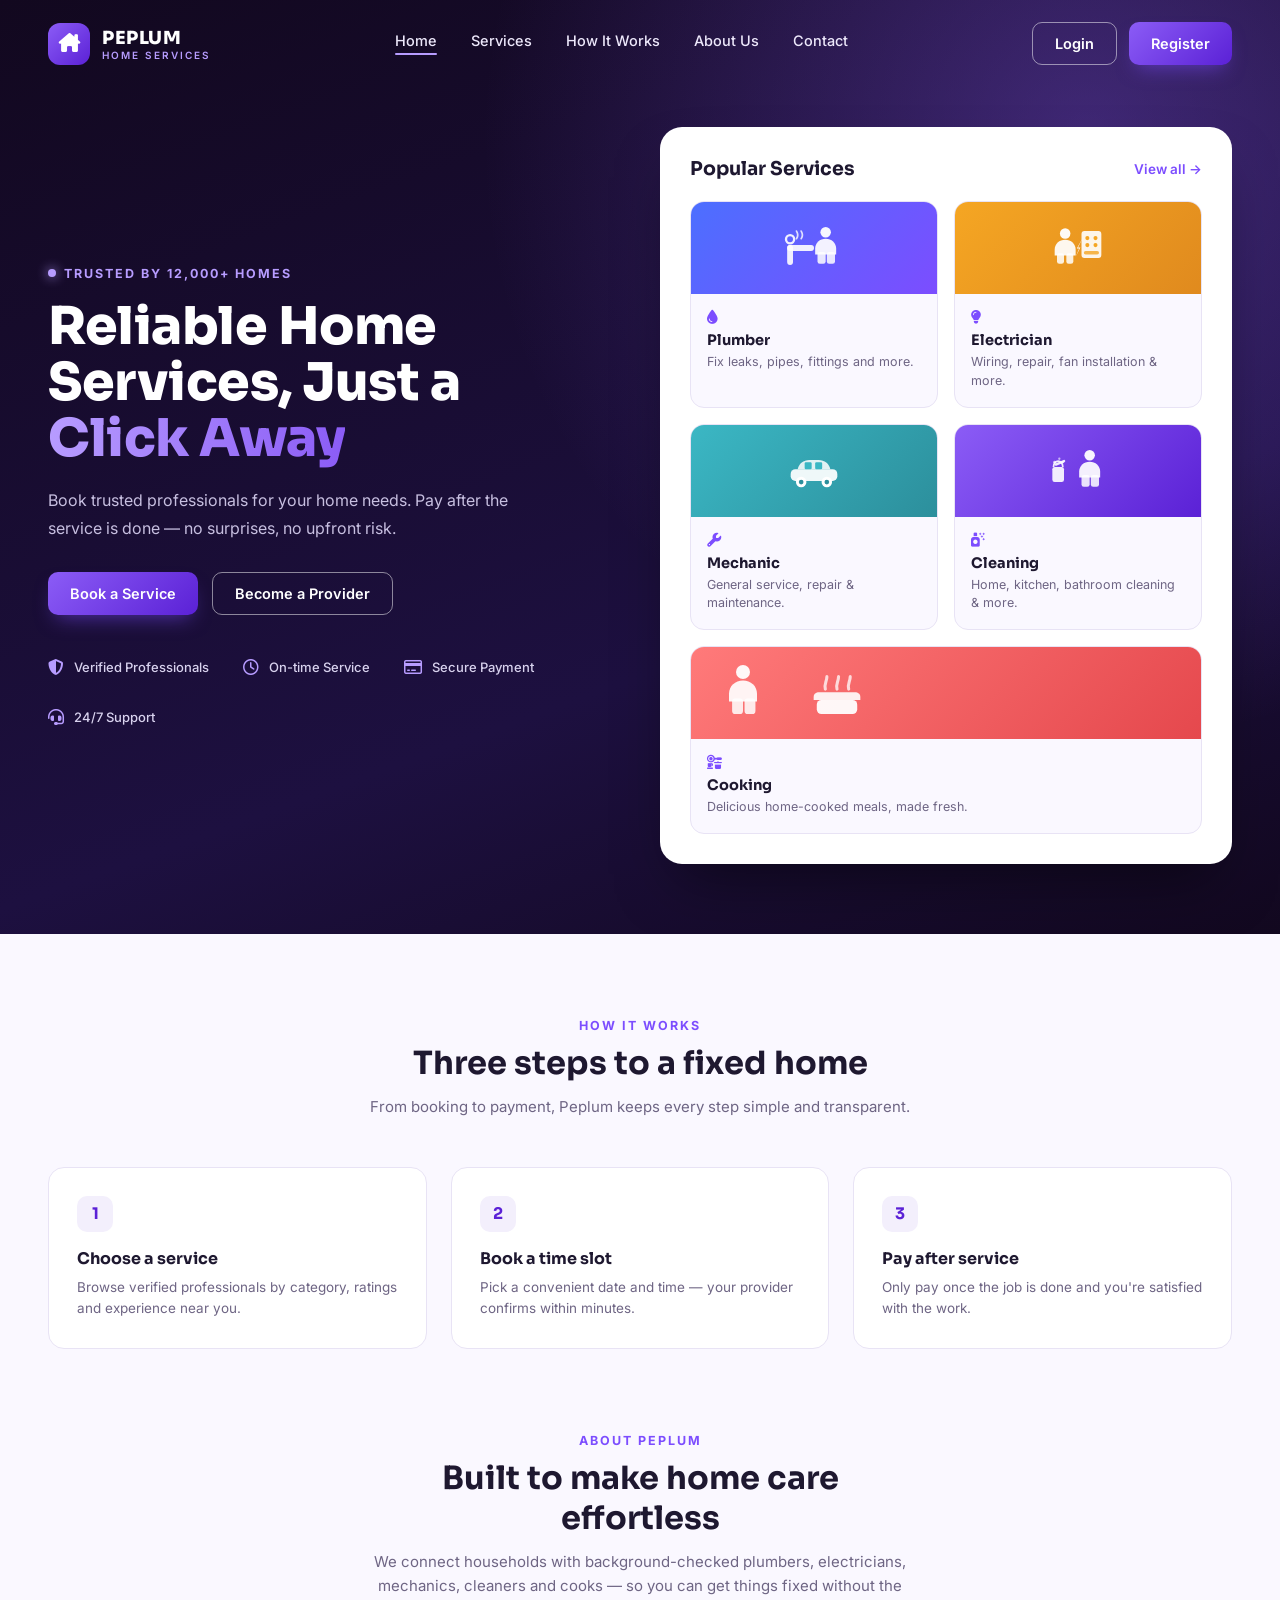
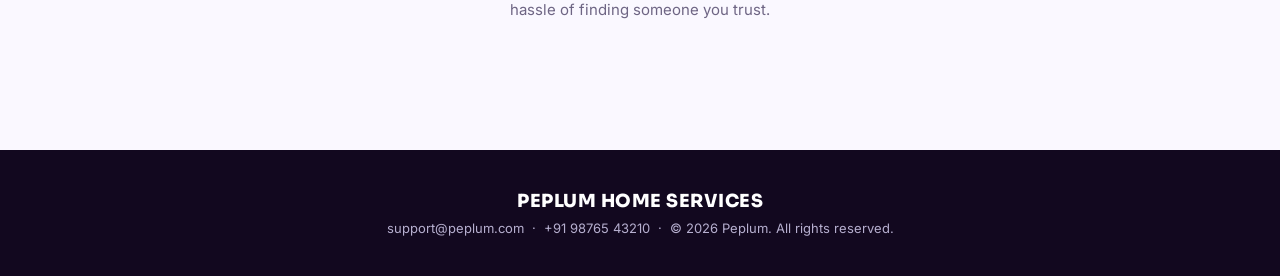
<file: peplum.html>
<!DOCTYPE html>
<html lang="en">
<head>
<meta charset="UTF-8">
<meta name="viewport" content="width=device-width, initial-scale=1.0">
<title>Peplum Home Services</title>
<link rel="stylesheet" href="https://cdnjs.cloudflare.com/ajax/libs/font-awesome/6.5.1/css/all.min.css">
<link rel="preconnect" href="https://fonts.googleapis.com">
<link href="https://fonts.googleapis.com/css2?family=Sora:wght@400;600;700;800&family=Inter:wght@400;500;600;700&display=swap" rel="stylesheet">
<style>
  :root{
    --ink:#12081F;
    --bg-deep:#150A2A;
    --bg-deep2:#1D1040;
    --violet:#7C4DFF;
    --violet-dark:#5B21D6;
    --violet-light:#B79CFF;
    --lilac:#F3EFFC;
    --surface:#FFFFFF;
    --paper:#FAF8FF;
    --text:#1E1830;
    --muted:#6E6584;
    --line:#E8E3F5;
    --success:#1FAE6E;
    --success-bg:#E6F8EF;
    --warn:#E08A1E;
    --warn-bg:#FCF0DD;
    --radius:16px;
    --shadow: 0 20px 40px -20px rgba(38,17,84,0.25);
  }
  *{box-sizing:border-box; margin:0; padding:0;}
  body{
    font-family:'Inter',sans-serif;
    color:var(--text);
    background:var(--paper);
    -webkit-font-smoothing:antialiased;
  }
  h1,h2,h3,h4{font-family:'Sora',sans-serif;}
  a{text-decoration:none; color:inherit;}
  button{font-family:'Inter',sans-serif; cursor:pointer; border:none;}
  ul{list-style:none;}
  img{max-width:100%; display:block;}

  .page{display:none;}
  .page.active{display:block; animation:fadeIn .35s ease;}
  @keyframes fadeIn{from{opacity:0; transform:translateY(6px);} to{opacity:1; transform:translateY(0);}}

  .btn{
    display:inline-flex; align-items:center; justify-content:center; gap:8px;
    padding:12px 22px; border-radius:10px; font-weight:600; font-size:14.5px;
    transition:transform .15s ease, box-shadow .15s ease, background .15s ease;
  }
  .btn:active{transform:scale(.97);}
  .btn-primary{
    background:linear-gradient(135deg,#8B5CF6,var(--violet-dark));
    color:#fff;
    box-shadow:0 10px 20px -8px rgba(124,77,255,0.55);
  }
  .btn-primary:hover{box-shadow:0 14px 26px -8px rgba(124,77,255,0.7);}
  .btn-outline{
    background:transparent; color:#fff; border:1.5px solid rgba(255,255,255,0.5);
  }
  .btn-outline:hover{background:rgba(255,255,255,0.08);}
  .btn-ghost{
    background:var(--lilac); color:var(--violet-dark);
  }
  .btn-ghost:hover{background:#E9E0FF;}
  .btn-sm{padding:8px 16px; font-size:13px; border-radius:8px;}
  .btn-block{width:100%;}

  /* ===== NAVBAR (landing) ===== */
  .site-header{
    display:flex; align-items:center; justify-content:space-between;
    padding:22px 48px; position:relative; z-index:5;
  }
  .brand{display:flex; align-items:center; gap:12px; color:#fff;}
  .brand-icon{
    width:42px; height:42px; border-radius:12px;
    background:linear-gradient(135deg,#8B5CF6,var(--violet-dark));
    display:flex; align-items:center; justify-content:center; font-size:19px;
  }
  .brand-name{font-family:'Sora',sans-serif; font-weight:800; font-size:18px; letter-spacing:0.5px;}
  .brand-sub{font-size:10px; letter-spacing:2px; color:var(--violet-light); font-weight:600;}
  .nav-links{display:flex; gap:34px; color:#EDE8FB; font-weight:500; font-size:14.5px;}
  .nav-links a{position:relative; padding-bottom:6px; transition:color .15s;}
  .nav-links a:hover{color:#fff;}
  .nav-links a.active-link::after{
    content:""; position:absolute; left:0; right:0; bottom:0; height:2px;
    background:var(--violet-light); border-radius:2px;
  }
  .nav-cta{display:flex; gap:12px;}

  /* ===== HERO ===== */
  .hero-wrap{
    background:
      radial-gradient(circle at 85% 15%, rgba(139,92,246,0.35), transparent 45%),
      linear-gradient(160deg, var(--ink) 0%, var(--bg-deep2) 65%, var(--ink) 100%);
    padding-bottom:70px; position:relative; overflow:hidden;
  }
  .hero-grid{
    display:grid; grid-template-columns:1fr 1fr; gap:40px; align-items:center;
    max-width:1280px; margin:0 auto; padding:40px 48px 0;
  }
  .eyebrow-row{display:flex; gap:8px; align-items:center; margin-bottom:18px;}
  .eyebrow-dot{width:8px; height:8px; border-radius:50%; background:var(--violet-light); box-shadow:0 0 12px var(--violet-light);}
  .eyebrow{color:var(--violet-light); font-size:12.5px; letter-spacing:2px; font-weight:700; text-transform:uppercase;}
  .hero-title{
    font-size:52px; line-height:1.08; font-weight:800; color:#fff; margin-bottom:20px; letter-spacing:-0.5px;
  }
  .hero-title .accent{
    background:linear-gradient(90deg,#B79CFF,#8B5CF6);
    -webkit-background-clip:text; background-clip:text; color:transparent;
  }
  .hero-desc{color:#C7BFE0; font-size:16px; line-height:1.7; max-width:460px; margin-bottom:30px;}
  .hero-actions{display:flex; gap:14px; margin-bottom:44px;}
  .hero-stats{display:flex; gap:34px; flex-wrap:wrap;}
  .hero-stat{display:flex; align-items:center; gap:10px; color:#D8D2EE; font-size:13px; font-weight:500;}
  .hero-stat i{color:var(--violet-light); font-size:16px;}

  .services-panel{
    background:var(--surface); border-radius:22px; padding:30px; box-shadow:0 30px 60px -20px rgba(0,0,0,0.5);
  }
  .services-panel-head{display:flex; align-items:center; justify-content:space-between; margin-bottom:20px;}
  .services-panel-head h3{font-size:19px; font-weight:700;}
  .services-panel-head a{color:var(--violet); font-size:13.5px; font-weight:600;}
  .service-grid{display:grid; grid-template-columns:1fr 1fr; gap:16px;}
  .service-card{
    border:1px solid var(--line); border-radius:14px; overflow:hidden; cursor:pointer;
    transition:transform .18s ease, box-shadow .18s ease, border-color .18s;
    background:var(--paper);
  }
  .service-card:hover{transform:translateY(-4px); box-shadow:var(--shadow); border-color:var(--violet-light);}
  .service-img{
    height:92px; display:flex; align-items:center; justify-content:center; font-size:30px; color:#fff;
    position:relative; overflow:hidden;
  }
  .service-illus{ width:70px; height:70px; overflow:visible; }
  .service-body{padding:14px 16px 16px;}
  .service-body-icon{color:var(--violet); font-size:14px; margin-bottom:6px;}
  .service-body h4{font-size:14.5px; margin-bottom:4px;}
  .service-body p{font-size:12.5px; color:var(--muted); line-height:1.5;}
  .grad-1{background:linear-gradient(135deg,#4C6FFF,#7C4DFF);}
  .grad-2{background:linear-gradient(135deg,#F5A623,#E08A1E);}
  .grad-3{background:linear-gradient(135deg,#3BB7C4,#2C8F9C);}
  .grad-4{background:linear-gradient(135deg,#8B5CF6,#5B21D6);}
  .grad-5{background:linear-gradient(135deg,#FF7A7A,#E5484D);}

  @media (max-width:900px){
    .hero-grid{grid-template-columns:1fr; padding:24px;}
    .nav-links{display:none;}
    .hero-title{font-size:38px;}
    .site-header{padding:18px 24px;}
  }

  /* ===== HOW IT WORKS / FOOTER (landing extras) ===== */
  .section{max-width:1280px; margin:0 auto; padding:80px 48px;}
  .section-head{text-align:center; max-width:560px; margin:0 auto 48px;}
  .section-head .eyebrow{color:var(--violet); display:inline-block; margin-bottom:10px;}
  .section-head h2{font-size:32px; margin-bottom:12px;}
  .section-head p{color:var(--muted); font-size:15px; line-height:1.6;}
  .steps-row{display:grid; grid-template-columns:repeat(3,1fr); gap:24px;}
  .step-card{background:var(--surface); border:1px solid var(--line); border-radius:16px; padding:28px;}
  .step-num{
    width:36px; height:36px; border-radius:10px; background:var(--lilac); color:var(--violet-dark);
    display:flex; align-items:center; justify-content:center; font-weight:700; font-family:'Sora'; margin-bottom:16px;
  }
  .step-card h4{font-size:16px; margin-bottom:8px;}
  .step-card p{font-size:13.5px; color:var(--muted); line-height:1.6;}
  footer{background:var(--ink); color:#B6AFCF; padding:40px 48px; text-align:center; font-size:13px;}
  footer .brand-name{color:#fff;}
  @media (max-width:900px){ .steps-row{grid-template-columns:1fr;} }

  /* ===== AUTH PAGES ===== */
  .auth-shell{
    min-height:100vh; display:grid; grid-template-columns:1fr 1fr;
    background:var(--paper);
  }
  .auth-visual{
    background:linear-gradient(160deg, var(--ink), var(--bg-deep2));
    display:flex; flex-direction:column; align-items:center; justify-content:center; gap:26px;
    position:relative; overflow:hidden; padding:40px;
  }
  .auth-visual::before{
    content:""; position:absolute; width:420px; height:420px; border-radius:50%;
    background:radial-gradient(circle, rgba(139,92,246,0.35), transparent 70%); top:-100px; right:-100px;
  }
  .auth-illustration{
    width:220px; height:220px; border-radius:28px; background:rgba(255,255,255,0.06);
    border:1px solid rgba(255,255,255,0.12);
    display:flex; align-items:center; justify-content:center; font-size:80px; color:var(--violet-light);
    z-index:1;
  }
  .auth-visual h3{color:#fff; font-size:22px; z-index:1; text-align:center;}
  .auth-visual p{color:#B6AFCF; font-size:13.5px; text-align:center; max-width:280px; z-index:1; line-height:1.6;}
  .auth-form-col{display:flex; align-items:center; justify-content:center; padding:40px;}
  .auth-card{width:100%; max-width:400px;}
  .auth-back{display:flex; align-items:center; gap:8px; color:var(--muted); font-size:13.5px; margin-bottom:28px; font-weight:500;}
  .auth-back:hover{color:var(--violet);}
  .auth-card h2{font-size:26px; margin-bottom:6px;}
  .auth-card .sub{color:var(--muted); font-size:14px; margin-bottom:26px;}
  .field{margin-bottom:16px;}
  .field label{display:block; font-size:13px; font-weight:600; margin-bottom:6px; color:var(--text);}
  .field input, .field select{
    width:100%; padding:12px 14px; border-radius:10px; border:1.5px solid var(--line);
    font-size:14px; font-family:'Inter'; background:var(--surface); transition:border-color .15s;
  }
  .field input:focus, .field select:focus{outline:none; border-color:var(--violet);}
  .field-row{display:grid; grid-template-columns:1fr 1fr; gap:14px;}
  .form-foot-link{text-align:right; margin-bottom:18px;}
  .form-foot-link a, .switch-line a{color:var(--violet); font-weight:600;}
  .switch-line{text-align:center; margin-top:18px; font-size:13.5px; color:var(--muted);}
  .role-tabs{display:flex; background:var(--lilac); border-radius:10px; padding:4px; margin-bottom:22px;}
  .role-tab{flex:1; text-align:center; padding:10px; border-radius:8px; font-weight:600; font-size:13.5px; color:var(--muted); transition:all .15s;}
  .role-tab.active{background:var(--surface); color:var(--violet-dark); box-shadow:0 4px 10px rgba(0,0,0,0.08);}
  .file-row{display:flex; align-items:center; gap:12px;}
  .file-btn{background:var(--lilac); color:var(--violet-dark); padding:10px 16px; border-radius:8px; font-size:13px; font-weight:600; white-space:nowrap;}
  .file-name{font-size:13px; color:var(--muted);}

  @media (max-width:860px){
    .auth-shell{grid-template-columns:1fr;}
    .auth-visual{display:none;}
  }

  /* ===== DASHBOARD SHELL ===== */
  .dash-shell{display:flex; min-height:100vh; background:var(--paper);}
  .sidebar{
    width:230px; background:var(--surface); border-right:1px solid var(--line);
    display:flex; flex-direction:column; padding:24px 16px; flex-shrink:0;
  }
  .sidebar .brand{color:var(--text); margin-bottom:34px; padding-left:8px;}
  .sidebar .brand-sub{color:var(--violet);}
  .side-link{
    display:flex; align-items:center; gap:12px; padding:11px 14px; border-radius:10px;
    font-size:14px; font-weight:500; color:var(--muted); margin-bottom:4px; transition:all .15s;
  }
  .side-link i{width:18px; text-align:center;}
  .side-link:hover{background:var(--lilac); color:var(--violet-dark);}
  .side-link.active{background:linear-gradient(135deg,#8B5CF6,var(--violet-dark)); color:#fff;}
  .sidebar-bottom{margin-top:auto;}

  .dash-main{flex:1; padding:28px 40px; min-width:0;}
  .topbar{display:flex; align-items:center; justify-content:space-between; margin-bottom:28px;}
  .topbar-links{display:flex; gap:26px; font-size:14px; color:var(--muted); font-weight:500;}
  .topbar-user{display:flex; align-items:center; gap:10px; font-size:14px; font-weight:600;}
  .avatar{
    width:38px; height:38px; border-radius:50%; background:linear-gradient(135deg,#8B5CF6,var(--violet-dark));
    display:flex; align-items:center; justify-content:center; color:#fff; font-weight:700; font-size:14px;
  }
  .welcome-block{margin-bottom:26px;}
  .welcome-block h2{font-size:24px; margin-bottom:4px;}
  .welcome-block p{color:var(--muted); font-size:14px;}
  .stat-row{display:grid; grid-template-columns:repeat(4,1fr); gap:18px; margin-bottom:32px;}
  .stat-card{background:var(--surface); border:1px solid var(--line); border-radius:14px; padding:20px;}
  .stat-card .label{font-size:12.5px; color:var(--muted); font-weight:600; margin-bottom:8px;}
  .stat-card .value{font-size:26px; font-weight:800; font-family:'Sora';}
  .stat-card.accent .value{color:var(--violet);}
  .panel{background:var(--surface); border:1px solid var(--line); border-radius:16px; padding:24px;}
  .panel-head{display:flex; align-items:center; justify-content:space-between; margin-bottom:18px;}
  .panel-head h3{font-size:17px;}
  .booking-row{
    display:flex; align-items:center; gap:14px; padding:14px 0; border-bottom:1px solid var(--line);
  }
  .booking-row:last-child{border-bottom:none;}
  .booking-avatar{
    width:44px; height:44px; border-radius:12px; background:var(--lilac); color:var(--violet-dark);
    display:flex; align-items:center; justify-content:center; font-size:17px; flex-shrink:0;
  }
  .booking-info{flex:1; min-width:0;}
  .booking-info h4{font-size:14.5px; margin-bottom:3px;}
  .booking-info p{font-size:12.5px; color:var(--muted);}
  .badge{padding:5px 12px; border-radius:20px; font-size:12px; font-weight:700;}
  .badge-success{background:var(--success-bg); color:var(--success);}
  .badge-warn{background:var(--warn-bg); color:var(--warn);}
  @media (max-width:1000px){ .stat-row{grid-template-columns:repeat(2,1fr);} }
  @media (max-width:760px){ .sidebar{display:none;} .dash-main{padding:24px;} }

  /* ===== BROWSE PROVIDERS ===== */
  .browse-head{display:flex; align-items:center; justify-content:space-between; margin-bottom:22px;}
  .provider-grid{display:grid; grid-template-columns:repeat(3,1fr); gap:20px;}
  .provider-card{background:var(--surface); border:1px solid var(--line); border-radius:16px; overflow:hidden; transition:box-shadow .15s;}
  .provider-card:hover{box-shadow:var(--shadow);}
  .provider-photo{
    height:130px; background:linear-gradient(135deg,#8B5CF6,var(--violet-dark)); display:flex; align-items:center; justify-content:center; color:#fff; font-size:46px;
  }
  .provider-body{padding:16px;}
  .provider-body h4{font-size:15.5px; margin-bottom:3px;}
  .provider-body .loc{font-size:12.5px; color:var(--muted); margin-bottom:8px;}
  .provider-meta{display:flex; align-items:center; justify-content:space-between; margin-bottom:14px;}
  .rating{font-size:12.5px; font-weight:700; color:var(--warn); display:flex; gap:4px; align-items:center;}
  .exp{font-size:12px; color:var(--muted);}
  .price-row{display:flex; align-items:center; justify-content:space-between;}
  .price{font-weight:700; font-size:14px;}
  @media (max-width:1000px){ .provider-grid{grid-template-columns:repeat(2,1fr);} }
  @media (max-width:700px){ .provider-grid{grid-template-columns:1fr;} }

  /* ===== BOOKING DETAIL ===== */
  .back-link{display:inline-flex; align-items:center; gap:8px; color:var(--muted); font-weight:600; font-size:14px; margin-bottom:20px;}
  .back-link:hover{color:var(--violet);}
  .detail-grid{display:grid; grid-template-columns:1.1fr 1fr; gap:22px; align-items:start;}
  .detail-provider{display:flex; gap:14px; margin-bottom:22px; padding-bottom:22px; border-bottom:1px solid var(--line);}
  .detail-provider .photo{
    width:56px; height:56px; border-radius:12px; background:linear-gradient(135deg,#8B5CF6,var(--violet-dark));
    display:flex; align-items:center; justify-content:center; color:#fff; font-size:22px;
  }
  .detail-provider h4{font-size:16px; margin-bottom:3px;}
  .detail-provider .rating{margin-bottom:2px;}
  .detail-provider .loc{font-size:12.5px; color:var(--muted);}
  .detail-rows{display:flex; flex-direction:column; gap:16px; margin-bottom:22px;}
  .detail-row .k{font-size:12px; color:var(--muted); font-weight:600; text-transform:uppercase; letter-spacing:0.4px; margin-bottom:3px;}
  .detail-row .v{font-size:14.5px; font-weight:600;}
  .total-row{display:flex; align-items:center; justify-content:space-between; padding-top:18px; border-top:1px solid var(--line);}
  .total-row .v{font-size:22px; color:var(--violet-dark);}
  .timeline{display:flex; flex-direction:column;}
  .tl-item{display:flex; gap:16px; position:relative; padding-bottom:30px;}
  .tl-item:last-child{padding-bottom:0;}
  .tl-item::before{
    content:""; position:absolute; left:15px; top:34px; bottom:0; width:2px; background:var(--line);
  }
  .tl-item:last-child::before{display:none;}
  .tl-dot{
    width:32px; height:32px; border-radius:50%; display:flex; align-items:center; justify-content:center;
    flex-shrink:0; font-size:14px; z-index:1;
  }
  .tl-dot.done{background:var(--success); color:#fff;}
  .tl-dot.pending{background:var(--line); color:var(--muted);}
  .tl-text h5{font-size:14.5px; margin-bottom:3px;}
  .tl-text p{font-size:12.5px; color:var(--muted);}
  @media (max-width:860px){ .detail-grid{grid-template-columns:1fr;} }
</style>
</head>
<body>

<!-- ============= LANDING PAGE ============= -->
<div id="page-landing" class="page active">
  <div class="hero-wrap">
    <header class="site-header">
      <div class="brand">
        <div class="brand-icon"><i class="fa-solid fa-house-chimney"></i></div>
        <div>
          <div class="brand-name">PEPLUM</div>
          <div class="brand-sub">HOME SERVICES</div>
        </div>
      </div>
      <nav class="nav-links">
        <a href="#" class="active-link">Home</a>
        <a onclick="goToBrowse('plumber')">Services</a>
        <a href="#how-it-works-anchor" onclick="scrollToSection(event,'how-it-works-anchor')">How It Works</a>
        <a href="#about-anchor" onclick="scrollToSection(event,'about-anchor')">About Us</a>
        <a href="#contact-anchor" onclick="scrollToSection(event,'contact-anchor')">Contact</a>
      </nav>
      <div class="nav-cta">
        <button class="btn btn-outline" onclick="showPage('page-login')">Login</button>
        <button class="btn btn-primary" onclick="showPage('page-register')">Register</button>
      </div>
    </header>

    <div class="hero-grid">
      <div>
        <div class="eyebrow-row"><span class="eyebrow-dot"></span><span class="eyebrow">Trusted by 12,000+ homes</span></div>
        <h1 class="hero-title">Reliable Home<br>Services, Just a<br><span class="accent">Click Away</span></h1>
        <p class="hero-desc">Book trusted professionals for your home needs. Pay after the service is done — no surprises, no upfront risk.</p>
        <div class="hero-actions">
          <button class="btn btn-primary" onclick="goToBrowse('plumber')">Book a Service</button>
          <button class="btn btn-outline" onclick="showPage('page-provider-register')">Become a Provider</button>
        </div>
        <div class="hero-stats">
          <div class="hero-stat"><i class="fa-solid fa-shield-halved"></i> Verified Professionals</div>
          <div class="hero-stat"><i class="fa-regular fa-clock"></i> On-time Service</div>
          <div class="hero-stat"><i class="fa-regular fa-credit-card"></i> Secure Payment</div>
          <div class="hero-stat"><i class="fa-solid fa-headset"></i> 24/7 Support</div>
        </div>
      </div>

      <div class="services-panel">
        <div class="services-panel-head">
          <h3>Popular Services</h3>
          <a onclick="goToBrowse('plumber')">View all →</a>
        </div>
        <div class="service-grid">
          <div class="service-card" onclick="goToBrowse('plumber')">
            <div class="service-img grad-1">
              <svg viewBox="0 0 120 90" class="service-illus">
                <circle cx="80" cy="18" r="9" fill="#fff" opacity=".95"/>
                <path d="M62 46c0-10 8-17 18-17s18 7 18 17v10H62V46z" fill="#fff" opacity=".92"/>
                <rect x="66" y="52" width="14" height="20" rx="4" fill="#fff" opacity=".85"/>
                <rect x="82" y="52" width="14" height="20" rx="4" fill="#fff" opacity=".85"/>
                <rect x="14" y="40" width="46" height="10" rx="5" fill="#fff" opacity=".9"/>
                <rect x="14" y="40" width="10" height="34" rx="5" fill="#fff" opacity=".9"/>
                <circle cx="19" cy="30" r="7" fill="none" stroke="#fff" stroke-width="4" opacity=".9"/>
                <path d="M30 16c3 5 3 9 0 13M38 16c3 5 3 9 0 13" stroke="#fff" stroke-width="3" fill="none" stroke-linecap="round" opacity=".8"/>
              </svg>
            </div>
            <div class="service-body"><div class="service-body-icon"><i class="fa-solid fa-droplet"></i></div><h4>Plumber</h4><p>Fix leaks, pipes, fittings and more.</p></div>
          </div>
          <div class="service-card" onclick="goToBrowse('electrician')">
            <div class="service-img grad-2">
              <svg viewBox="0 0 120 90" class="service-illus">
                <circle cx="38" cy="20" r="9" fill="#fff" opacity=".95"/>
                <path d="M20 48c0-10 8-17 18-17s18 7 18 17v10H20V48z" fill="#fff" opacity=".92"/>
                <rect x="24" y="54" width="12" height="18" rx="4" fill="#fff" opacity=".85"/>
                <rect x="40" y="54" width="12" height="18" rx="4" fill="#fff" opacity=".85"/>
                <rect x="66" y="16" width="34" height="46" rx="5" fill="#fff" opacity=".9"/>
                <circle cx="76" cy="28" r="3.5" fill="#F5A623"/>
                <circle cx="90" cy="28" r="3.5" fill="#F5A623"/>
                <circle cx="76" cy="40" r="3.5" fill="#F5A623"/>
                <circle cx="90" cy="40" r="3.5" fill="#F5A623"/>
                <rect x="70" y="50" width="26" height="6" rx="3" fill="#F5A623" opacity=".8"/>
                <path d="M56 60l8-16-4 0 8-16-10 18h4z" fill="#fff"/>
              </svg>
            </div>
            <div class="service-body"><div class="service-body-icon"><i class="fa-solid fa-lightbulb"></i></div><h4>Electrician</h4><p>Wiring, repair, fan installation &amp; more.</p></div>
          </div>
          <div class="service-card" onclick="goToBrowse('mechanic')">
            <div class="service-img grad-3">
              <svg viewBox="0 0 120 90" class="service-illus">
                <rect x="20" y="42" width="80" height="20" rx="8" fill="#fff" opacity=".92"/>
                <path d="M32 42c2-10 10-16 20-16h16c10 0 18 6 20 16H32z" fill="#fff" opacity=".85"/>
                <rect x="44" y="30" width="12" height="12" rx="2" fill="#3BB7C4"/>
                <rect x="62" y="30" width="12" height="12" rx="2" fill="#3BB7C4"/>
                <circle cx="38" cy="64" r="9" fill="#fff"/>
                <circle cx="38" cy="64" r="4" fill="#2C8F9C"/>
                <circle cx="82" cy="64" r="9" fill="#fff"/>
                <circle cx="82" cy="64" r="4" fill="#2C8F9C"/>
              </svg>
            </div>
            <div class="service-body"><div class="service-body-icon"><i class="fa-solid fa-wrench"></i></div><h4>Mechanic</h4><p>General service, repair &amp; maintenance.</p></div>
          </div>
          <div class="service-card" onclick="goToBrowse('cleaning')">
            <div class="service-img grad-4">
              <svg viewBox="0 0 120 90" class="service-illus">
                <circle cx="80" cy="18" r="9" fill="#fff" opacity=".95"/>
                <path d="M62 46c0-10 8-17 18-17s18 7 18 17v10H62V46z" fill="#fff" opacity=".92"/>
                <rect x="66" y="52" width="14" height="20" rx="4" fill="#fff" opacity=".85"/>
                <rect x="82" y="52" width="14" height="20" rx="4" fill="#fff" opacity=".85"/>
                <path d="M22 34l14-6" stroke="#fff" stroke-width="4" stroke-linecap="round" opacity=".9"/>
                <rect x="16" y="38" width="20" height="26" rx="4" fill="#fff" opacity=".9"/>
                <path d="M18 38c0-6 4-10 8-10s8 4 8 10" fill="none" stroke="#fff" stroke-width="3" opacity=".9"/>
                <circle cx="20" cy="30" r="2.5" fill="#fff" opacity=".7"/>
                <circle cx="28" cy="24" r="2" fill="#fff" opacity=".6"/>
                <circle cx="34" cy="30" r="2" fill="#fff" opacity=".7"/>
              </svg>
            </div>
            <div class="service-body"><div class="service-body-icon"><i class="fa-solid fa-spray-can-sparkles"></i></div><h4>Cleaning</h4><p>Home, kitchen, bathroom cleaning &amp; more.</p></div>
          </div>
          <div class="service-card" onclick="goToBrowse('cooking')" style="grid-column:span 2;">
            <div class="service-img grad-5" style="justify-content:flex-start; gap:26px; padding-left:24px;">
              <svg viewBox="0 0 60 90" class="service-illus" style="width:56px;">
                <circle cx="30" cy="18" r="9" fill="#fff" opacity=".95"/>
                <path d="M12 46c0-10 8-17 18-17s18 7 18 17v10H12V46z" fill="#fff" opacity=".92"/>
                <rect x="16" y="52" width="14" height="20" rx="4" fill="#fff" opacity=".85"/>
                <rect x="32" y="52" width="14" height="20" rx="4" fill="#fff" opacity=".85"/>
              </svg>
              <svg viewBox="0 0 100 90" class="service-illus" style="width:80px;">
                <path d="M20 50c0-4 3-6 7-6h46c4 0 7 2 7 6v4H20v-4z" fill="#fff" opacity=".9"/>
                <rect x="24" y="54" width="52" height="18" rx="6" fill="#fff" opacity=".95"/>
                <path d="M35 40c-2-6 2-10 2-16M50 40c-2-6 2-10 2-16M65 40c-2-6 2-10 2-16" stroke="#fff" stroke-width="4" fill="none" stroke-linecap="round" opacity=".75"/>
              </svg>
            </div>
            <div class="service-body"><div class="service-body-icon"><i class="fa-solid fa-kitchen-set"></i></div><h4>Cooking</h4><p>Delicious home-cooked meals, made fresh.</p></div>
          </div>
        </div>
      </div>
    </div>
  </div>

  <section class="section" id="how-it-works-anchor">
    <div class="section-head">
      <span class="eyebrow">How it works</span>
      <h2>Three steps to a fixed home</h2>
      <p>From booking to payment, Peplum keeps every step simple and transparent.</p>
    </div>
    <div class="steps-row">
      <div class="step-card"><div class="step-num">1</div><h4>Choose a service</h4><p>Browse verified professionals by category, ratings and experience near you.</p></div>
      <div class="step-card"><div class="step-num">2</div><h4>Book a time slot</h4><p>Pick a convenient date and time — your provider confirms within minutes.</p></div>
      <div class="step-card"><div class="step-num">3</div><h4>Pay after service</h4><p>Only pay once the job is done and you're satisfied with the work.</p></div>
    </div>
  </section>

  <section class="section" id="about-anchor" style="padding-top:0;">
    <div class="section-head">
      <span class="eyebrow">About Peplum</span>
      <h2>Built to make home care effortless</h2>
      <p>We connect households with background-checked plumbers, electricians, mechanics, cleaners and cooks — so you can get things fixed without the hassle of finding someone you trust.</p>
    </div>
  </section>

  <footer id="contact-anchor">
    <div class="brand-name" style="font-family:'Sora'; font-weight:800; margin-bottom:8px;">PEPLUM HOME SERVICES</div>
    <p>support@peplum.com &nbsp;·&nbsp; +91 98765 43210 &nbsp;·&nbsp; © 2026 Peplum. All rights reserved.</p>
  </footer>
</div>

<!-- ============= LOGIN PAGE ============= -->
<div id="page-login" class="page">
  <div class="auth-shell">
    <div class="auth-visual">
      <div class="auth-illustration"><i class="fa-solid fa-house-chimney-user"></i></div>
      <h3>Welcome back to Peplum</h3>
      <p>Log in to book your favorite services and track your ongoing requests.</p>
    </div>
    <div class="auth-form-col">
      <div class="auth-card">
        <a class="auth-back" onclick="showPage('page-landing')"><i class="fa-solid fa-arrow-left"></i> Back to home</a>
        <h2>Welcome Back!</h2>
        <p class="sub">Login to book your favorite services</p>
        <div class="field"><label>Email or Username</label><input type="text" placeholder="you@example.com"></div>
        <div class="field"><label>Password</label><input type="password" placeholder="••••••••"></div>
        <div class="form-foot-link"><a onclick="alert('Password reset link sent (demo).')">Forgot password?</a></div>
        <button class="btn btn-primary btn-block" onclick="showPage('page-customer-dashboard')">Login</button>
        <div class="switch-line">Don't have an account? <a onclick="showPage('page-register')">Register here</a></div>
      </div>
    </div>
  </div>
</div>

<!-- ============= REGISTER PAGE (Customer / Provider tabs) ============= -->
<div id="page-register" class="page">
  <div class="auth-shell">
    <div class="auth-form-col">
      <div class="auth-card">
        <a class="auth-back" onclick="showPage('page-landing')"><i class="fa-solid fa-arrow-left"></i> Back to home</a>
        <h2>Create Your Account</h2>
        <p class="sub">Join Peplum and get started</p>
        <div class="role-tabs">
          <div class="role-tab active" id="tab-customer" onclick="setRegisterTab('customer')">Customer</div>
          <div class="role-tab" id="tab-provider" onclick="setRegisterTab('provider')">Service Provider</div>
        </div>

        <!-- Customer fields -->
        <div id="customer-fields">
          <div class="field"><label>Full Name</label><input type="text" placeholder="Arjun Kumar"></div>
          <div class="field"><label>Email</label><input type="email" placeholder="arjun@example.com"></div>
          <div class="field"><label>Phone Number</label><input type="text" placeholder="+91 90000 00000"></div>
          <div class="field"><label>Password</label><input type="password" placeholder="••••••••"></div>
          <div class="field"><label>Confirm Password</label><input type="password" placeholder="••••••••"></div>
          <button class="btn btn-primary btn-block" onclick="showPage('page-customer-dashboard')">Register</button>
        </div>

        <!-- Provider fields (mirrors provider registration screen) -->
        <div id="provider-fields" style="display:none;">
          <div class="field-row">
            <div class="field"><label>Full Name</label><input type="text" placeholder="Ramesh Kumar"></div>
            <div class="field"><label>Email</label><input type="email" placeholder="ramesh@example.com"></div>
          </div>
          <div class="field-row">
            <div class="field"><label>Phone Number</label><input type="text" placeholder="+91 90000 00000"></div>
            <div class="field"><label>Service Type</label>
              <select><option>-- Select Service --</option><option>Plumber</option><option>Electrician</option><option>Mechanic</option><option>Cleaning</option><option>Cooking</option></select>
            </div>
          </div>
          <div class="field-row">
            <div class="field"><label>Experience (Years)</label><input type="text" placeholder="5"></div>
            <div class="field"><label>Location</label><input type="text" placeholder="Chennai, Tamil Nadu"></div>
          </div>
          <div class="field">
            <label>Upload ID Proof</label>
            <div class="file-row">
              <label class="file-btn">Choose File<input type="file" style="display:none" onchange="document.getElementById('fname').innerText=this.files[0]?this.files[0].name:'No file chosen'"></label>
              <span class="file-name" id="fname">No file chosen</span>
            </div>
          </div>
          <button class="btn btn-primary btn-block" onclick="showPage('page-provider-dashboard')">Submit Application</button>
        </div>

        <div class="switch-line">Already have an account? <a onclick="showPage('page-login')">Login here</a></div>
      </div>
    </div>
    <div class="auth-visual">
      <div class="auth-illustration"><i class="fa-solid fa-user-plus"></i></div>
      <h3 id="register-visual-title">Join thousands of happy homes</h3>
      <p id="register-visual-sub">Create your account to book trusted professionals in minutes.</p>
    </div>
  </div>
</div>

<!-- ============= PROVIDER REGISTRATION (standalone, from "Become a Provider") ============= -->
<div id="page-provider-register" class="page">
  <div class="auth-shell">
    <div class="auth-visual">
      <div class="auth-illustration"><i class="fa-solid fa-toolbox"></i></div>
      <h3>Grow your business with Peplum</h3>
      <p>Get discovered by homeowners near you and manage bookings all in one place.</p>
    </div>
    <div class="auth-form-col">
      <div class="auth-card">
        <a class="auth-back" onclick="showPage('page-landing')"><i class="fa-solid fa-arrow-left"></i> Back to home</a>
        <h2>Provider Registration</h2>
        <p class="sub">Provide your details to join as a service provider</p>
        <div class="field-row">
          <div class="field"><label>Full Name</label><input type="text" placeholder="Ramesh Kumar"></div>
          <div class="field"><label>Email</label><input type="email" placeholder="ramesh@example.com"></div>
        </div>
        <div class="field-row">
          <div class="field"><label>Phone Number</label><input type="text" placeholder="+91 90000 00000"></div>
          <div class="field"><label>Service Type</label>
            <select><option>-- Select Service --</option><option>Plumber</option><option>Electrician</option><option>Mechanic</option><option>Cleaning</option><option>Cooking</option></select>
          </div>
        </div>
        <div class="field-row">
          <div class="field"><label>Experience (Years)</label><input type="text" placeholder="5"></div>
          <div class="field"><label>Location</label><input type="text" placeholder="Chennai, Tamil Nadu"></div>
        </div>
        <div class="field">
          <label>Upload ID Proof</label>
          <div class="file-row">
            <label class="file-btn">Choose File<input type="file" style="display:none" onchange="document.getElementById('fname2').innerText=this.files[0]?this.files[0].name:'No file chosen'"></label>
            <span class="file-name" id="fname2">No file chosen</span>
          </div>
        </div>
        <button class="btn btn-primary btn-block" onclick="showPage('page-provider-dashboard')">Submit Application</button>
        <div class="switch-line">Already have an account? <a onclick="showPage('page-login')">Login here</a></div>
      </div>
    </div>
  </div>
</div>

<!-- ============= BROWSE PROVIDERS (Plumbers near you) ============= -->
<div id="page-browse" class="page">
  <div class="dash-shell">
    <div class="sidebar">
      <div class="brand"><div class="brand-icon"><i class="fa-solid fa-house-chimney"></i></div><div><div class="brand-name">PEPLUM</div><div class="brand-sub">HOME SERVICES</div></div></div>
      <a class="side-link" onclick="showPage('page-customer-dashboard')"><i class="fa-solid fa-gauge"></i> Dashboard</a>
      <a class="side-link active"><i class="fa-solid fa-magnifying-glass"></i> Find Providers</a>
      <a class="side-link" onclick="showPage('page-customer-dashboard')"><i class="fa-solid fa-calendar-check"></i> My Bookings</a>
      <a class="side-link" onclick="showPage('page-customer-dashboard')"><i class="fa-solid fa-wallet"></i> Payments</a>
      <a class="side-link" onclick="showPage('page-customer-dashboard')"><i class="fa-solid fa-user"></i> Profile</a>
      <div class="sidebar-bottom">
        <a class="side-link" onclick="showPage('page-customer-dashboard')"><i class="fa-solid fa-circle-question"></i> Support</a>
        <a class="side-link" onclick="showPage('page-landing')"><i class="fa-solid fa-right-from-bracket"></i> Logout</a>
      </div>
    </div>
    <div class="dash-main">
      <div class="topbar">
        <div class="topbar-links"><a onclick="showPage('page-landing')">Home</a><a class="active-browse">Services</a><a onclick="showPage('page-customer-dashboard')">Dashboard</a></div>
        <div class="topbar-user"><span>Hello, Arjun</span><div class="avatar">A</div></div>
      </div>
      <div class="browse-head">
        <div>
          <h2 style="font-size:22px; margin-bottom:4px;" id="browse-title">Plumbers</h2>
          <p style="color:var(--muted); font-size:13.5px;" id="browse-sub">Find the best plumbers near you</p>
        </div>
        <button class="btn btn-ghost btn-sm"><i class="fa-solid fa-sliders"></i> Filters</button>
      </div>
      <div class="category-pills" style="display:flex; gap:10px; margin-bottom:22px; flex-wrap:wrap;">
        <button class="btn btn-ghost btn-sm" onclick="goToBrowse('plumber')">Plumber</button>
        <button class="btn btn-ghost btn-sm" onclick="goToBrowse('electrician')">Electrician</button>
        <button class="btn btn-ghost btn-sm" onclick="goToBrowse('mechanic')">Mechanic</button>
        <button class="btn btn-ghost btn-sm" onclick="goToBrowse('cleaning')">Cleaning</button>
        <button class="btn btn-ghost btn-sm" onclick="goToBrowse('cooking')">Cooking</button>
      </div>
      <div class="provider-grid" id="provider-grid"></div>
    </div>
  </div>
</div>

<!-- ============= CUSTOMER DASHBOARD ============= -->
<div id="page-customer-dashboard" class="page">
  <div class="dash-shell">
    <div class="sidebar">
      <div class="brand"><div class="brand-icon"><i class="fa-solid fa-house-chimney"></i></div><div><div class="brand-name">PEPLUM</div><div class="brand-sub">HOME SERVICES</div></div></div>
      <a class="side-link active"><i class="fa-solid fa-gauge"></i> Dashboard</a>
      <a class="side-link" onclick="showPage('page-customer-dashboard')"><i class="fa-solid fa-calendar-check"></i> My Bookings</a>
      <a class="side-link" onclick="showPage('page-customer-dashboard')"><i class="fa-solid fa-wallet"></i> Payments</a>
      <a class="side-link" onclick="showPage('page-customer-dashboard')"><i class="fa-solid fa-user"></i> Profile</a>
      <div class="sidebar-bottom">
        <a class="side-link" onclick="showPage('page-customer-dashboard')"><i class="fa-solid fa-circle-question"></i> Support</a>
        <a class="side-link" onclick="showPage('page-landing')"><i class="fa-solid fa-right-from-bracket"></i> Logout</a>
      </div>
    </div>
    <div class="dash-main">
      <div class="topbar">
        <div class="topbar-links"><a onclick="showPage('page-landing')">Home</a><a onclick="goToBrowse('plumber')">Services</a><a class="active-browse">Dashboard</a></div>
        <div class="topbar-user"><span>Hello, Arjun</span><div class="avatar">A</div></div>
      </div>
      <div class="welcome-block">
        <h2>Welcome, Arjun 👋</h2>
        <p>Here's what's happening with your bookings</p>
      </div>
      <div class="stat-row">
        <div class="stat-card"><div class="label">Total Bookings</div><div class="value">12</div></div>
        <div class="stat-card accent"><div class="label">Ongoing</div><div class="value">2</div></div>
        <div class="stat-card"><div class="label">Completed</div><div class="value">9</div></div>
        <div class="stat-card"><div class="label">Payments</div><div class="value">₹4,250</div></div>
      </div>
      <div class="panel">
        <div class="panel-head"><h3>Recent Bookings</h3><a onclick="goToBrowse('plumber')" style="color:var(--violet); font-size:13.5px; font-weight:600;">Book new →</a></div>
        <div class="booking-row">
          <div class="booking-avatar"><i class="fa-solid fa-faucet-drip"></i></div>
          <div class="booking-info"><h4>Plumber · Ramesh Kumar</h4><p>Leakage in Kitchen &nbsp;·&nbsp; 24 May 2026, 10:00 AM</p></div>
          <span class="badge badge-success">Accepted</span>
          <button class="btn btn-ghost btn-sm" onclick="showPage('page-booking-detail')">View</button>
        </div>
        <div class="booking-row">
          <div class="booking-avatar"><i class="fa-solid fa-bolt"></i></div>
          <div class="booking-info"><h4>Electrician · Sanjay Singh</h4><p>Fan Installation &nbsp;·&nbsp; 26 May 2026, 02:00 PM</p></div>
          <span class="badge badge-warn">Pending</span>
          <button class="btn btn-ghost btn-sm" onclick="showPage('page-booking-detail')">View</button>
        </div>
        <div class="booking-row">
          <div class="booking-avatar"><i class="fa-solid fa-broom"></i></div>
          <div class="booking-info"><h4>Cleaning · Priya Sharma</h4><p>Bathroom Deep Clean &nbsp;·&nbsp; 20 May 2026, 09:30 AM</p></div>
          <span class="badge badge-success">Completed</span>
          <button class="btn btn-ghost btn-sm" onclick="showPage('page-booking-detail')">View</button>
        </div>
      </div>
    </div>
  </div>
</div>

<!-- ============= PROVIDER DASHBOARD ============= -->
<div id="page-provider-dashboard" class="page">
  <div class="dash-shell">
    <div class="sidebar">
      <div class="brand"><div class="brand-icon"><i class="fa-solid fa-house-chimney"></i></div><div><div class="brand-name">PEPLUM</div><div class="brand-sub">HOME SERVICES</div></div></div>
      <a class="side-link active"><i class="fa-solid fa-gauge"></i> Dashboard</a>
      <a class="side-link" onclick="showPage('page-provider-dashboard')"><i class="fa-solid fa-calendar-check"></i> My Appointments</a>
      <a class="side-link" onclick="showPage('page-provider-dashboard')"><i class="fa-regular fa-clock"></i> Availability</a>
      <a class="side-link" onclick="showPage('page-provider-dashboard')"><i class="fa-solid fa-sack-dollar"></i> Earnings</a>
      <a class="side-link" onclick="showPage('page-provider-dashboard')"><i class="fa-solid fa-user"></i> Profile</a>
      <div class="sidebar-bottom">
        <a class="side-link" onclick="showPage('page-landing')"><i class="fa-solid fa-right-from-bracket"></i> Logout</a>
      </div>
    </div>
    <div class="dash-main">
      <div class="topbar">
        <div class="topbar-links"><a onclick="showPage('page-landing')">Home</a><a class="active-browse">Dashboard</a></div>
        <div class="topbar-user"><span>Ramesh Kumar</span><div class="avatar">R</div></div>
      </div>
      <div class="welcome-block">
        <h2>Welcome, Ramesh Kumar 👋</h2>
        <p>Manage your services and appointments</p>
      </div>
      <div class="stat-row">
        <div class="stat-card"><div class="label">Total Bookings</div><div class="value">28</div></div>
        <div class="stat-card accent"><div class="label">Upcoming</div><div class="value">4</div></div>
        <div class="stat-card"><div class="label">Completed</div><div class="value">20</div></div>
        <div class="stat-card"><div class="label">Earnings</div><div class="value">₹18,750</div></div>
      </div>
      <div class="panel">
        <div class="panel-head"><h3>Upcoming Appointments</h3></div>
        <div class="booking-row">
          <div class="booking-avatar"><i class="fa-solid fa-user"></i></div>
          <div class="booking-info"><h4>Arjun Kumar</h4><p>Leakage in Kitchen &nbsp;·&nbsp; 24 May 2026, 10:00 AM</p></div>
          <span class="badge badge-success">Accepted</span>
          <button class="btn btn-ghost btn-sm" onclick="showPage('page-booking-detail')">View</button>
        </div>
        <div class="booking-row">
          <div class="booking-avatar"><i class="fa-solid fa-user"></i></div>
          <div class="booking-info"><h4>Priya Sharma</h4><p>Bathroom Pipe Fitting &nbsp;·&nbsp; 25 May 2026, 11:30 AM</p></div>
          <span class="badge badge-warn">Pending</span>
          <button class="btn btn-ghost btn-sm" onclick="showPage('page-booking-detail')">View</button>
        </div>
      </div>
    </div>
  </div>
</div>

<!-- ============= BOOKING DETAIL ============= -->
<div id="page-booking-detail" class="page">
  <div class="dash-shell">
    <div class="dash-main" style="width:100%; max-width:1000px; margin:0 auto;">
      <div class="topbar">
        <a class="back-link" onclick="showPage('page-customer-dashboard')"><i class="fa-solid fa-arrow-left"></i> Back</a>
        <div class="topbar-user"><span>Hello, Arjun</span><div class="avatar">A</div></div>
      </div>
      <h2 style="font-size:22px; margin-bottom:20px;">Booking Details</h2>
      <div class="detail-grid">
        <div class="panel">
          <div class="detail-provider">
            <div class="photo"><i class="fa-solid fa-faucet-drip"></i></div>
            <div>
              <h4>Ramesh Kumar</h4>
              <div class="rating"><i class="fa-solid fa-star"></i> 4.8 (134)</div>
              <div class="loc"><i class="fa-solid fa-location-dot"></i> Chennai, Tamil Nadu</div>
            </div>
          </div>
          <div class="detail-rows">
            <div class="detail-row"><div class="k">Service</div><div class="v">Leakage in Kitchen</div></div>
            <div class="detail-row"><div class="k">Date &amp; Time</div><div class="v">24 May 2026 · 10:00 AM</div></div>
            <div class="detail-row"><div class="k">Address</div><div class="v">12, 3rd Street, Anna Nagar, Chennai – 600040</div></div>
          </div>
          <div class="total-row">
            <div>
              <div class="k" style="font-size:12px; color:var(--muted); font-weight:600; text-transform:uppercase;">Total Amount</div>
              <div class="v">₹500</div>
            </div>
            <button class="btn btn-primary" onclick="alert('Payment will be collected after service completion.')">Pay After Service</button>
          </div>
        </div>

        <div class="panel">
          <div class="panel-head"><h3>Status</h3></div>
          <div class="timeline">
            <div class="tl-item">
              <div class="tl-dot done"><i class="fa-solid fa-check"></i></div>
              <div class="tl-text"><h5>Booking Confirmed</h5><p>20 May 2026 · 09:15 AM</p></div>
            </div>
            <div class="tl-item">
              <div class="tl-dot done"><i class="fa-solid fa-check"></i></div>
              <div class="tl-text"><h5>Provider Accepted</h5><p>20 May 2026 · 09:30 AM</p></div>
            </div>
            <div class="tl-item">
              <div class="tl-dot pending"><i class="fa-regular fa-circle"></i></div>
              <div class="tl-text"><h5>Service Completed</h5><p>Pending</p></div>
            </div>
            <div class="tl-item">
              <div class="tl-dot pending"><i class="fa-regular fa-circle"></i></div>
              <div class="tl-text"><h5>Payment</h5><p>Pay after service completion</p></div>
            </div>
          </div>
        </div>
      </div>
    </div>
  </div>
</div>

<script>
  function showPage(id){
    document.querySelectorAll('.page').forEach(p=>p.classList.remove('active'));
    document.getElementById(id).classList.add('active');
    window.scrollTo(0,0);
  }
  function scrollToSection(e,id){
    e.preventDefault();
    showPage('page-landing');
    setTimeout(()=>{ document.getElementById(id).scrollIntoView({behavior:'smooth'}); }, 60);
  }
  function setRegisterTab(role){
    const custTab = document.getElementById('tab-customer');
    const provTab = document.getElementById('tab-provider');
    const custFields = document.getElementById('customer-fields');
    const provFields = document.getElementById('provider-fields');
    const vTitle = document.getElementById('register-visual-title');
    const vSub = document.getElementById('register-visual-sub');
    if(role==='customer'){
      custTab.classList.add('active'); provTab.classList.remove('active');
      custFields.style.display='block'; provFields.style.display='none';
      vTitle.innerText='Join thousands of happy homes';
      vSub.innerText='Create your account to book trusted professionals in minutes.';
    } else {
      provTab.classList.add('active'); custTab.classList.remove('active');
      custFields.style.display='none'; provFields.style.display='block';
      vTitle.innerText='Grow your business with Peplum';
      vSub.innerText='Register as a provider to get discovered by homeowners near you.';
    }
  }

  const categoryData = {
    plumber: {
      label:'Plumbers', icon:'fa-faucet-drip',
      providers:[
        {name:'Ramesh Kumar', exp:'6 Years Experience', loc:'Chennai, Tamil Nadu', rating:'4.8 (134)', price:'₹350 - ₹700'},
        {name:'Sanjay Singh', exp:'8 Years Experience', loc:'Chennai, Tamil Nadu', rating:'4.6 (96)', price:'₹300 - ₹600'},
        {name:'Vikram M', exp:'10 Years Experience', loc:'Chennai, Tamil Nadu', rating:'4.7 (110)', price:'₹400 - ₹800'},
        {name:'Suresh Babu', exp:'4 Years Experience', loc:'Coimbatore, Tamil Nadu', rating:'4.5 (58)', price:'₹300 - ₹550'},
      ]
    },
    electrician: {
      label:'Electricians', icon:'fa-bolt',
      providers:[
        {name:'Anand Raj', exp:'9 Years Experience', loc:'Chennai, Tamil Nadu', rating:'4.7 (142)', price:'₹300 - ₹650'},
        {name:'Dinesh Kumar', exp:'5 Years Experience', loc:'Chennai, Tamil Nadu', rating:'4.5 (77)', price:'₹280 - ₹550'},
        {name:'Prakash V', exp:'11 Years Experience', loc:'Coimbatore, Tamil Nadu', rating:'4.9 (188)', price:'₹350 - ₹700'},
        {name:'Naveen S', exp:'3 Years Experience', loc:'Madurai, Tamil Nadu', rating:'4.3 (34)', price:'₹250 - ₹500'},
      ]
    },
    mechanic: {
      label:'Mechanics', icon:'fa-car-side',
      providers:[
        {name:'Vikram M', exp:'10 Years Experience', loc:'Chennai, Tamil Nadu', rating:'4.7 (110)', price:'₹400 - ₹900'},
        {name:'Rahul Nair', exp:'6 Years Experience', loc:'Chennai, Tamil Nadu', rating:'4.6 (88)', price:'₹350 - ₹800'},
        {name:'Ashok Kumar', exp:'8 Years Experience', loc:'Coimbatore, Tamil Nadu', rating:'4.8 (150)', price:'₹400 - ₹850'},
        {name:'Ganesh P', exp:'4 Years Experience', loc:'Madurai, Tamil Nadu', rating:'4.4 (52)', price:'₹300 - ₹700'},
      ]
    },
    cleaning: {
      label:'Cleaning Professionals', icon:'fa-broom',
      providers:[
        {name:'Priya Sharma', exp:'5 Years Experience', loc:'Chennai, Tamil Nadu', rating:'4.8 (163)', price:'₹250 - ₹500'},
        {name:'Lakshmi N', exp:'7 Years Experience', loc:'Chennai, Tamil Nadu', rating:'4.6 (94)', price:'₹220 - ₹450'},
        {name:'Kavya R', exp:'3 Years Experience', loc:'Coimbatore, Tamil Nadu', rating:'4.5 (61)', price:'₹200 - ₹420'},
        {name:'Meena S', exp:'6 Years Experience', loc:'Madurai, Tamil Nadu', rating:'4.7 (120)', price:'₹230 - ₹460'},
      ]
    },
    cooking: {
      label:'Home Cooks', icon:'fa-utensils',
      providers:[
        {name:'Radha Krishnan', exp:'8 Years Experience', loc:'Chennai, Tamil Nadu', rating:'4.9 (210)', price:'₹400 - ₹900'},
        {name:'Selvi M', exp:'6 Years Experience', loc:'Chennai, Tamil Nadu', rating:'4.7 (140)', price:'₹350 - ₹800'},
        {name:'Geetha V', exp:'4 Years Experience', loc:'Coimbatore, Tamil Nadu', rating:'4.6 (85)', price:'₹300 - ₹700'},
        {name:'Kamala D', exp:'10 Years Experience', loc:'Madurai, Tamil Nadu', rating:'4.8 (175)', price:'₹380 - ₹850'},
      ]
    }
  };

  function goToBrowse(category){
    renderBrowse(category);
    showPage('page-browse');
  }

  function renderBrowse(category){
    const data = categoryData[category] || categoryData.plumber;
    document.getElementById('browse-title').innerText = data.label;
    document.getElementById('browse-sub').innerText = `Find the best ${data.label.toLowerCase()} near you`;
    const grid = document.getElementById('provider-grid');
    grid.innerHTML = data.providers.map(p => `
      <div class="provider-card">
        <div class="provider-photo"><i class="fa-solid ${data.icon}"></i></div>
        <div class="provider-body">
          <h4>${p.name}</h4>
          <div class="loc"><i class="fa-solid fa-location-dot"></i> ${p.loc}</div>
          <div class="provider-meta">
            <div class="rating"><i class="fa-solid fa-star"></i> ${p.rating}</div>
            <div class="exp">${p.exp}</div>
          </div>
          <div class="price-row">
            <div class="price">${p.price}</div>
            <button class="btn btn-primary btn-sm" onclick="showPage('page-booking-detail')">Book Now</button>
          </div>
        </div>
      </div>
    `).join('');
  }

  renderBrowse('plumber');
</script>
</body>
</html>
</file>
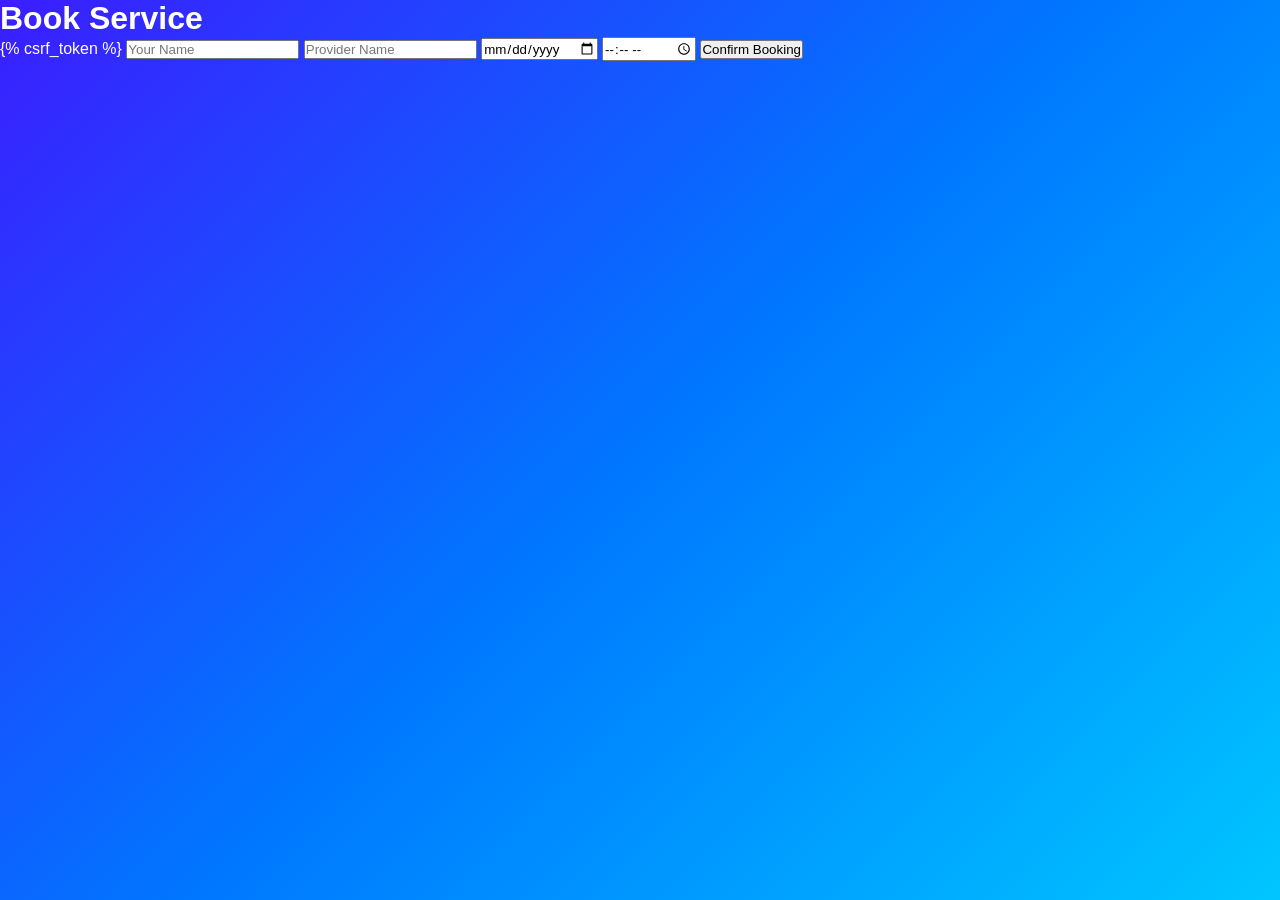
<file: templates/booking.html>
<!DOCTYPE html>

<html>

<head>

<link
rel="stylesheet"
href="/static/css/style.css">

</head>

<body>

<div class="auth">

<h1>

Book Service

</h1>

<form method="POST">

{% csrf_token %}

<input

name="customer"

placeholder="Your Name"

>


<input

name="provider"

placeholder="Provider Name"

>


<input

type="date"

name="date"

>


<input

type="time"

name="time"

>


<button>

Confirm Booking

</button>

</form>

</div>

</body>

</html>
</file>
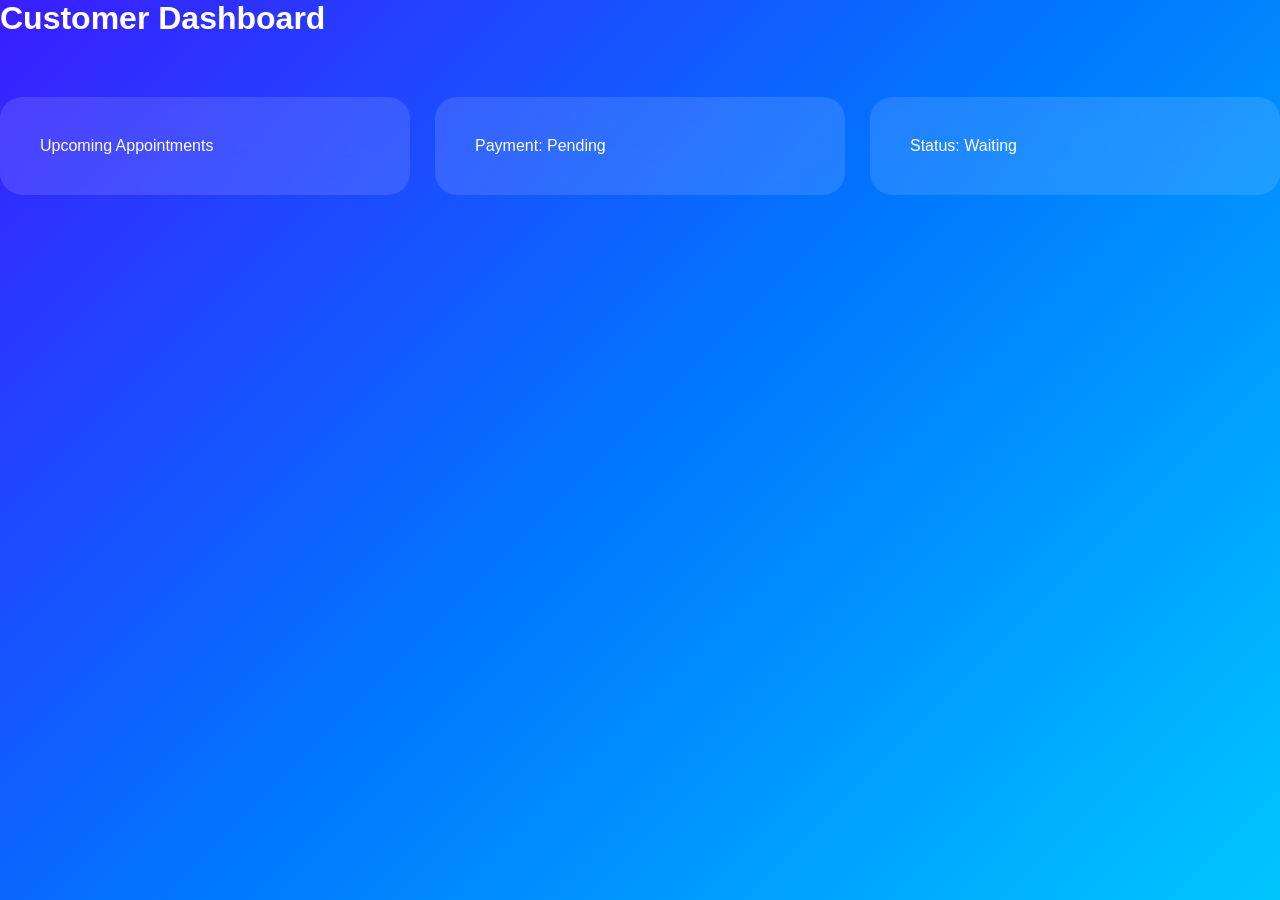
<file: templates/customer-dashboard.html>
<!DOCTYPE html>

<html>

<head>

<link
rel="stylesheet"
href="/static/css/style.css">

</head>

<body>

<h1>

Customer Dashboard

</h1>

<div class="dashboard">

<div class="box">

Upcoming Appointments

</div>

<div class="box">

Payment:
Pending

</div>

<div class="box">

Status:
Waiting

</div>

</div>

</body>

</html>
</file>
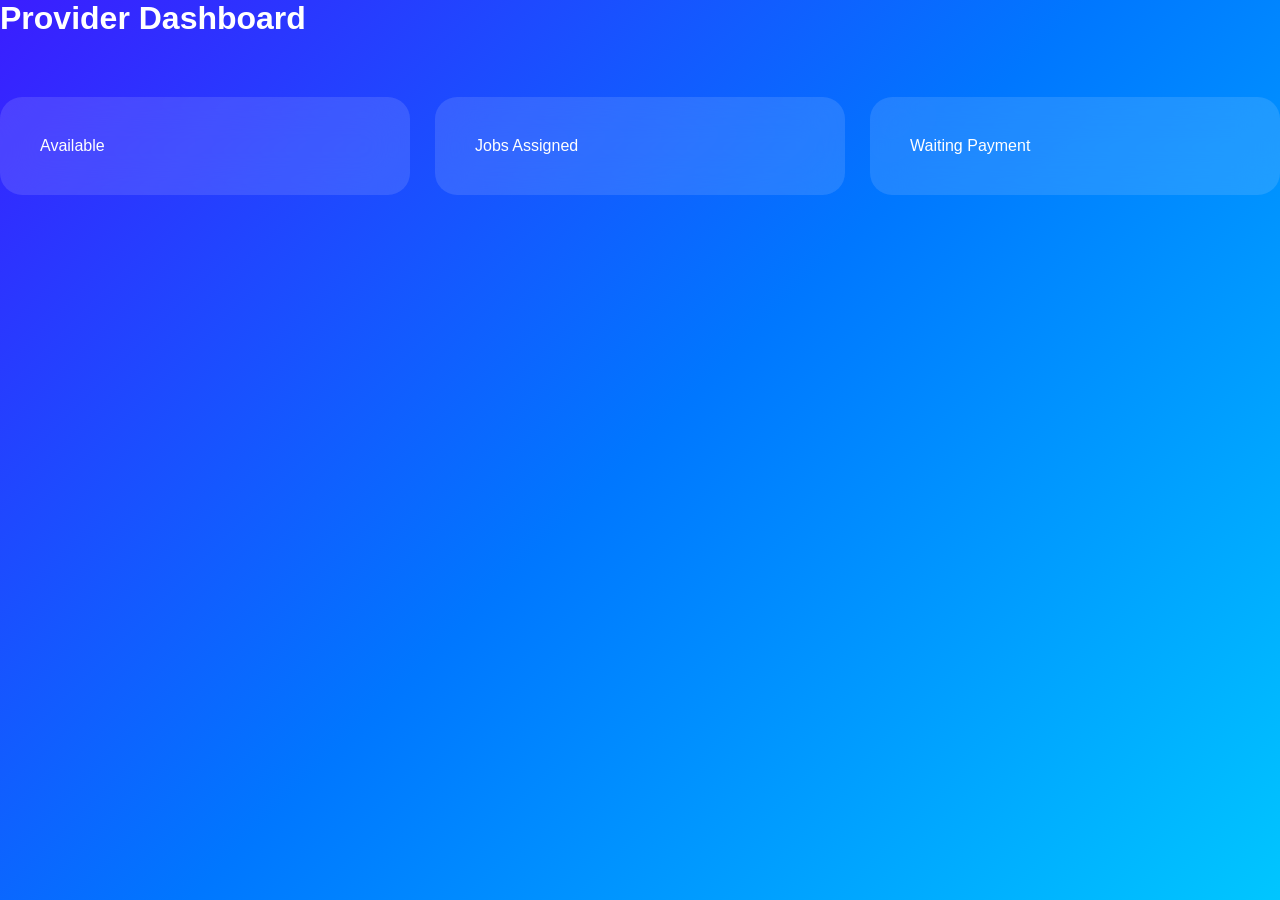
<file: templates/provider-dashboard.html>
<!DOCTYPE html>

<html>

<head>

<link
rel="stylesheet"
href="/static/css/style.css">

</head>

<body>

<h1>

Provider Dashboard

</h1>

<div class="dashboard">

<div class="box">

Available

</div>

<div class="box">

Jobs Assigned

</div>

<div class="box">

Waiting Payment

</div>

</div>

</body>

</html>
</file>
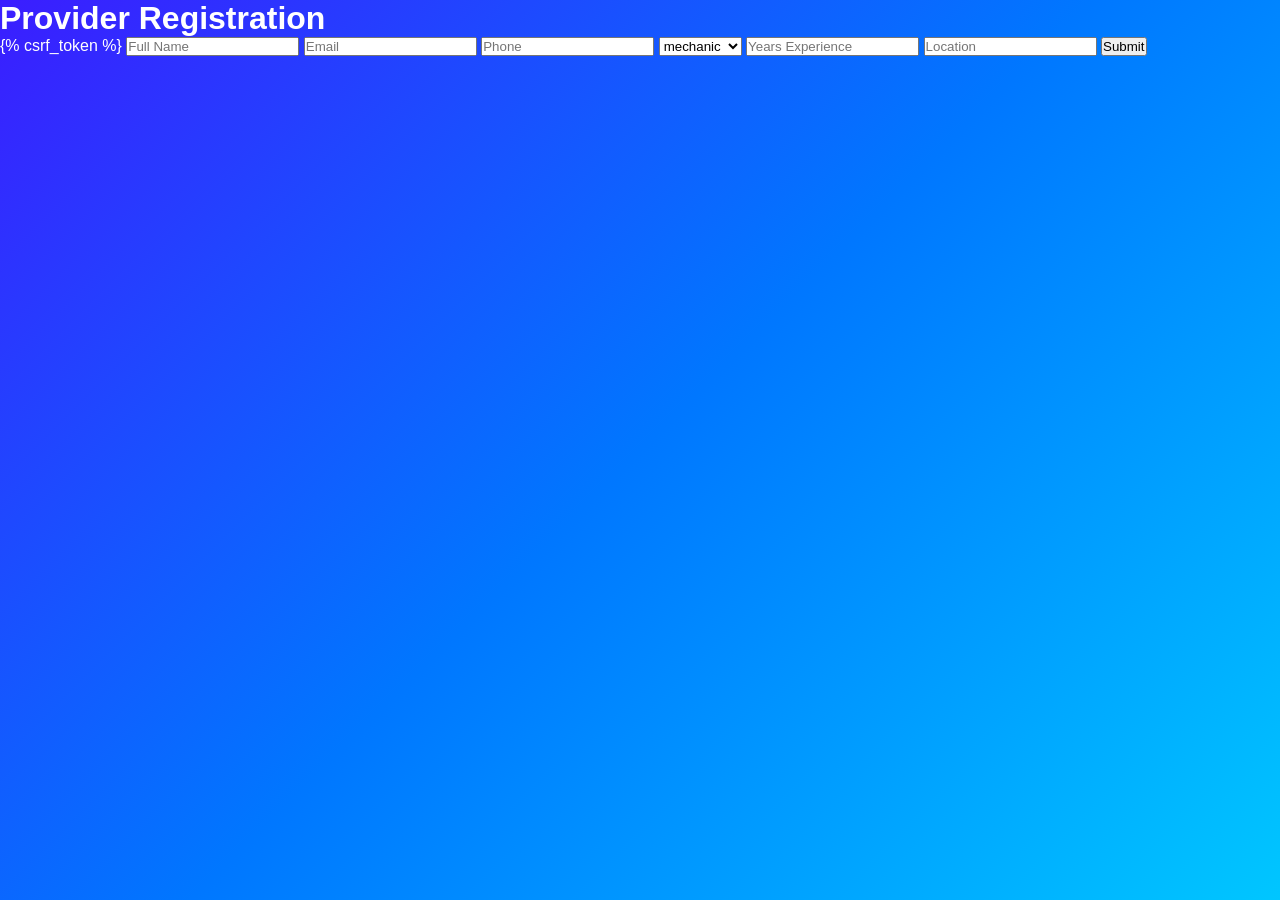
<file: templates/provider-register.html>
<!DOCTYPE html>

<html>

<head>

<link
rel="stylesheet"
href="/static/css/style.css">

</head>

<body>

<div class="auth">

<h1>

Provider Registration

</h1>

<form method="POST">

{% csrf_token %}

<input
name="name"
placeholder="Full Name">

<input
name="email"
placeholder="Email">

<input
name="phone"
placeholder="Phone">

<select
name="service">

<option>
mechanic
</option>

<option>
plumber
</option>

<option>
electrician
</option>

<option>
cleaning
</option>

<option>
cooking
</option>

</select>

<input
name="experience"
placeholder="Years Experience">

<input
name="location"
placeholder="Location">

<button>

Submit

</button>

</form>

</div>

</body>

</html>
</file>
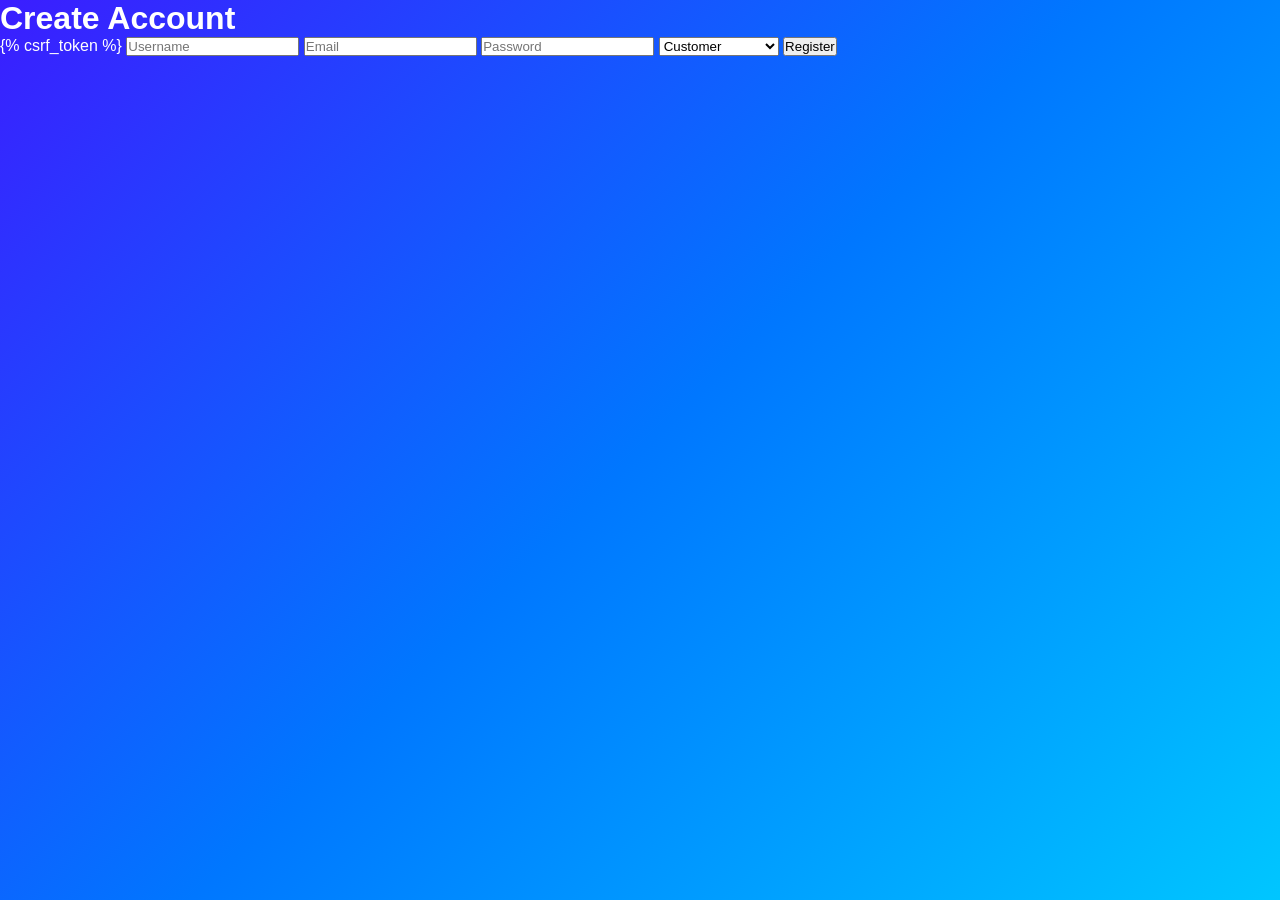
<file: templates/register.html>
<!DOCTYPE html>

<html>

<head>

<link rel="stylesheet"
href="/static/css/style.css">

</head>

<body>

<div class="auth">

<h1>

Create Account

</h1>

<form method="POST">

{% csrf_token %}

<input
name="username"
placeholder="Username">

<input
name="email"
placeholder="Email">

<input
name="password"
type="password"
placeholder="Password">

<select
name="role">

<option value="customer">

Customer

</option>

<option value="provider">

Service Provider

</option>

</select>

<button>

Register

</button>

</form>

</div>

</body>

</html>
</file>
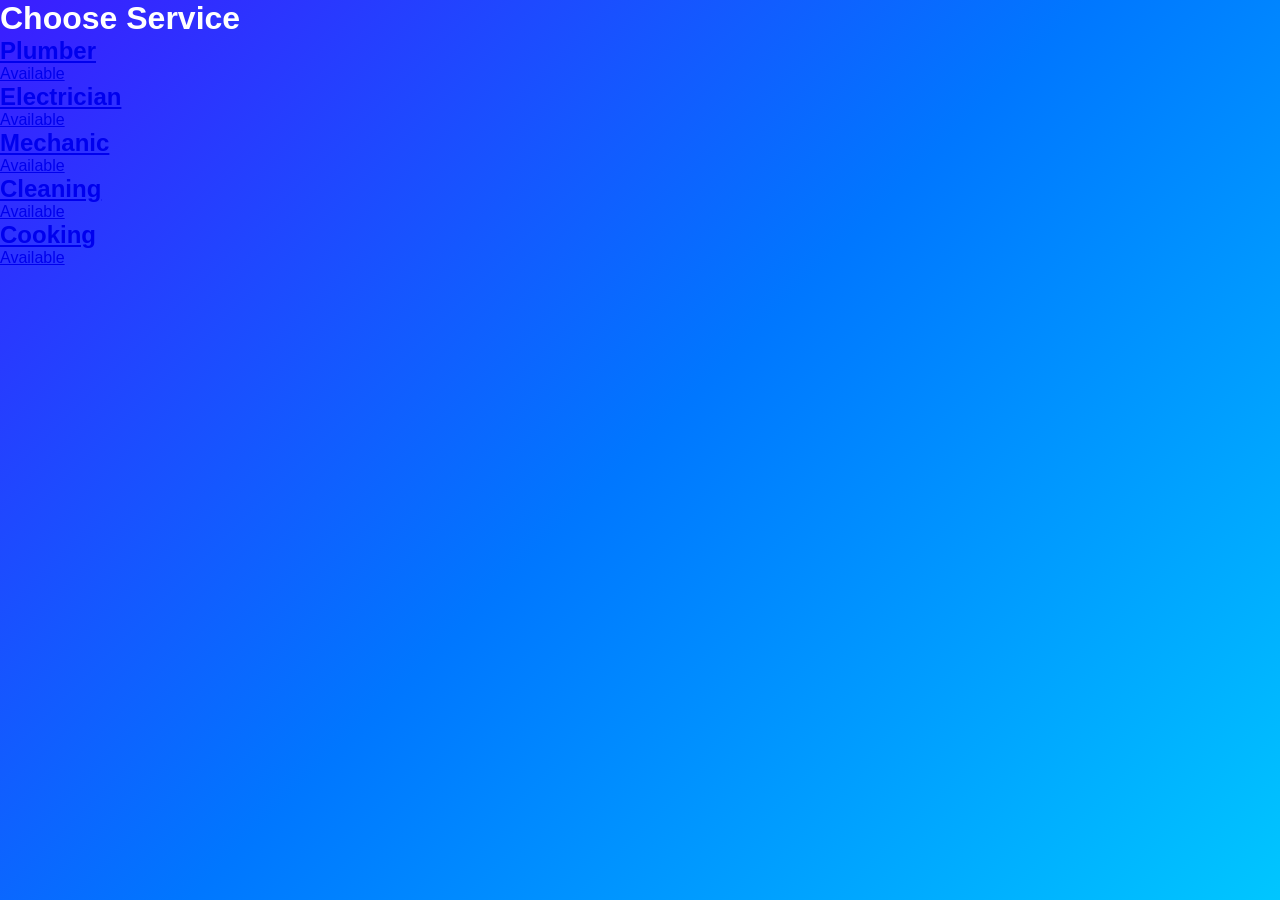
<file: templates/services.html>
<!DOCTYPE html>

<html>

<head>

<link
rel="stylesheet"
href="/static/css/style.css">

</head>

<body>

<h1>

Choose Service

</h1>

<div class="cards">

<a href="/book/">

<div class="card">

<h2>
Plumber
</h2>

<p>
Available
</p>

</div>

</a>


<a href="/book/">

<div class="card">

<h2>
Electrician
</h2>

<p>
Available
</p>

</div>

</a>


<a href="/book/">

<div class="card">

<h2>
Mechanic
</h2>

<p>
Available
</p>

</div>

</a>


<a href="/book/">

<div class="card">

<h2>
Cleaning
</h2>

<p>
Available
</p>

</div>

</a>


<a href="/book/">

<div class="card">

<h2>
Cooking
</h2>

<p>
Available
</p>

</div>

</a>

</div>

</body>

</html>
</file>
<file: static/css/style.css>
*{
margin:0;
padding:0;
box-sizing:border-box;
font-family:Poppins,sans-serif;
}

body{
background:
linear-gradient(
135deg,
#3b1dff,
#0077ff,
#00c6ff
);

min-height:100vh;
color:white;
}

.dashboard-page{
padding:30px;
}

.navbar{
display:flex;
justify-content:space-between;
align-items:center;

padding:20px;

background:rgba(255,255,255,.08);

backdrop-filter:blur(15px);

border-radius:18px;
}

.logo{
font-size:24px;
font-weight:700;
}

.profile-btn{

border:none;

padding:12px 22px;

border-radius:12px;

background:white;

color:#3b1dff;

font-weight:600;

cursor:pointer;

}

.hero{

text-align:center;

margin-top:70px;

}

.hero h1{

font-size:52px;

margin-bottom:15px;

}

.hero p{

font-size:18px;

opacity:.9;

}

.dashboard{

margin-top:60px;

display:grid;

grid-template-columns:
repeat(
auto-fit,
minmax(250px,1fr)
);

gap:25px;

}

.box{

padding:40px;

border-radius:22px;

background:
rgba(255,255,255,.12);

backdrop-filter:
blur(20px);

transition:.3s;

cursor:pointer;

}

.box:hover{

transform:
translateY(-10px);

}

.box h2{

margin-bottom:15px;

font-size:28px;

}

.box span{

opacity:.8;

}
</file>
